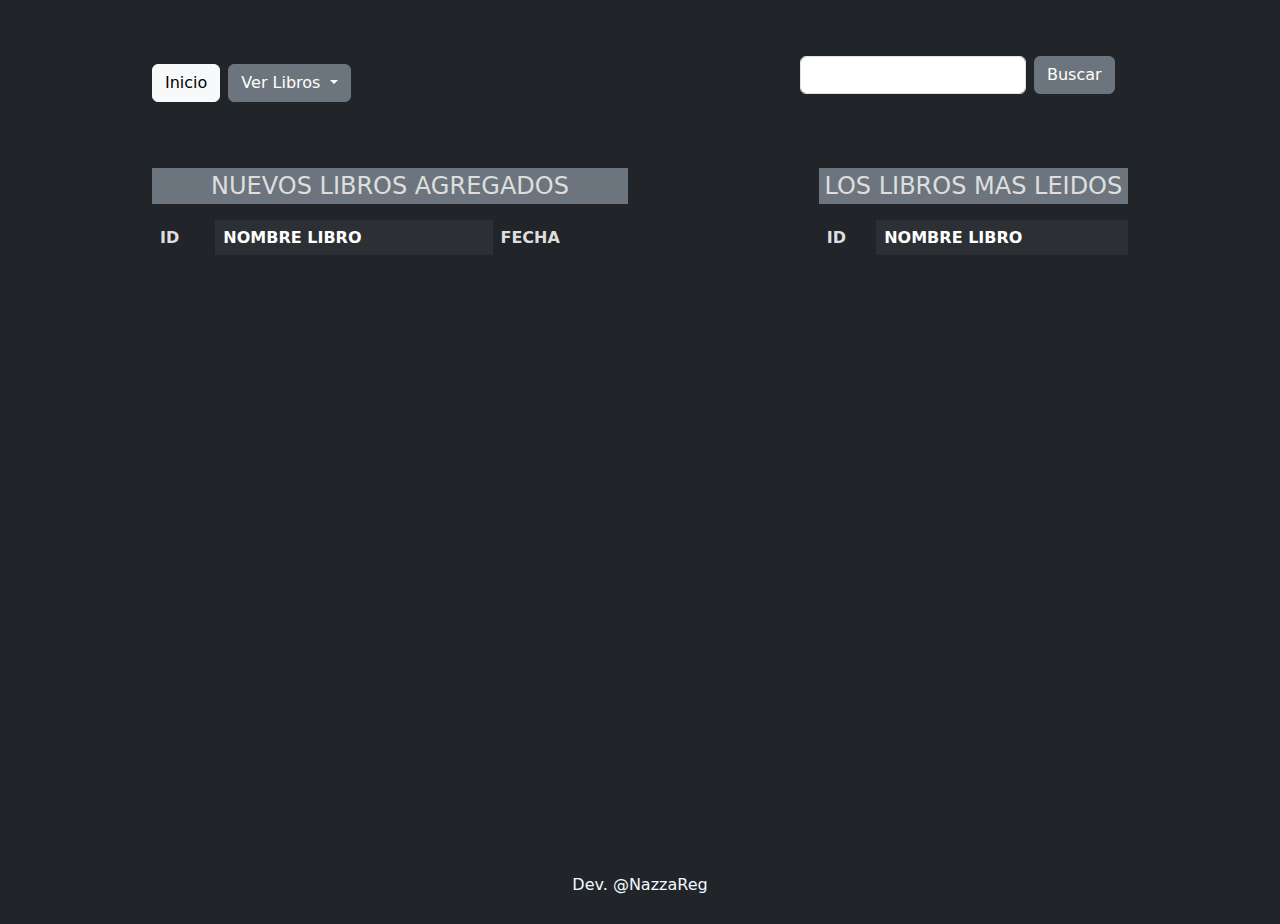
<file: index.html>
!DOCTYPE html><html lang="es-ES"><head></head><body class="bg-dark"><div class="contenedor-principal full-screen position-relative full-screen"><header class="cargar-menu"></header><div class="collapse resultados-busqueda" id="collapseExample"><div class="card card-body"><h3>Resultados de la busqueda</h3></div></div><main class="separar-ariba"><div class="container text-center"><div class="row justify-content-between"><div class="col col-6"><div class="bg-secondary"><p class="fs-4">NUEVOS LIBROS AGREGADOS</p></div><table class="table table-striped-columns table-borderless"><thead class="table-dark"><tr><th scope="col">ID</th><th scope="col">NOMBRE LIBRO</th><th scope="col">FECHA</th></tr></thead><tbody class="elementos-fila"></tbody></table></div><div class="col col-4"><div class="bg-secondary"><p class="fs-4">LOS LIBROS MAS LEIDOS</p></div><table class="table table-striped-columns table-borderless"><thead class="table-dark"><tr><th scope="col">ID</th><th scope="col">NOMBRE LIBRO</th></tr></thead><tbody class="elementos-tabla"></tbody></table></div></div></div></main><footer class="cargar-footer position-absolute bottom-0 start-50 translate-middle-x"></footer></div><script src="js/jquery.min.js"></script><script src="js/bootstrap.bundle.min.js"></script><script src="modulos/templete-intection.js"></script><script src="modulos/cargar-contenido-json.js" type="module"></script><script src="js/script.js" type="module"></script></body></html>
</file>
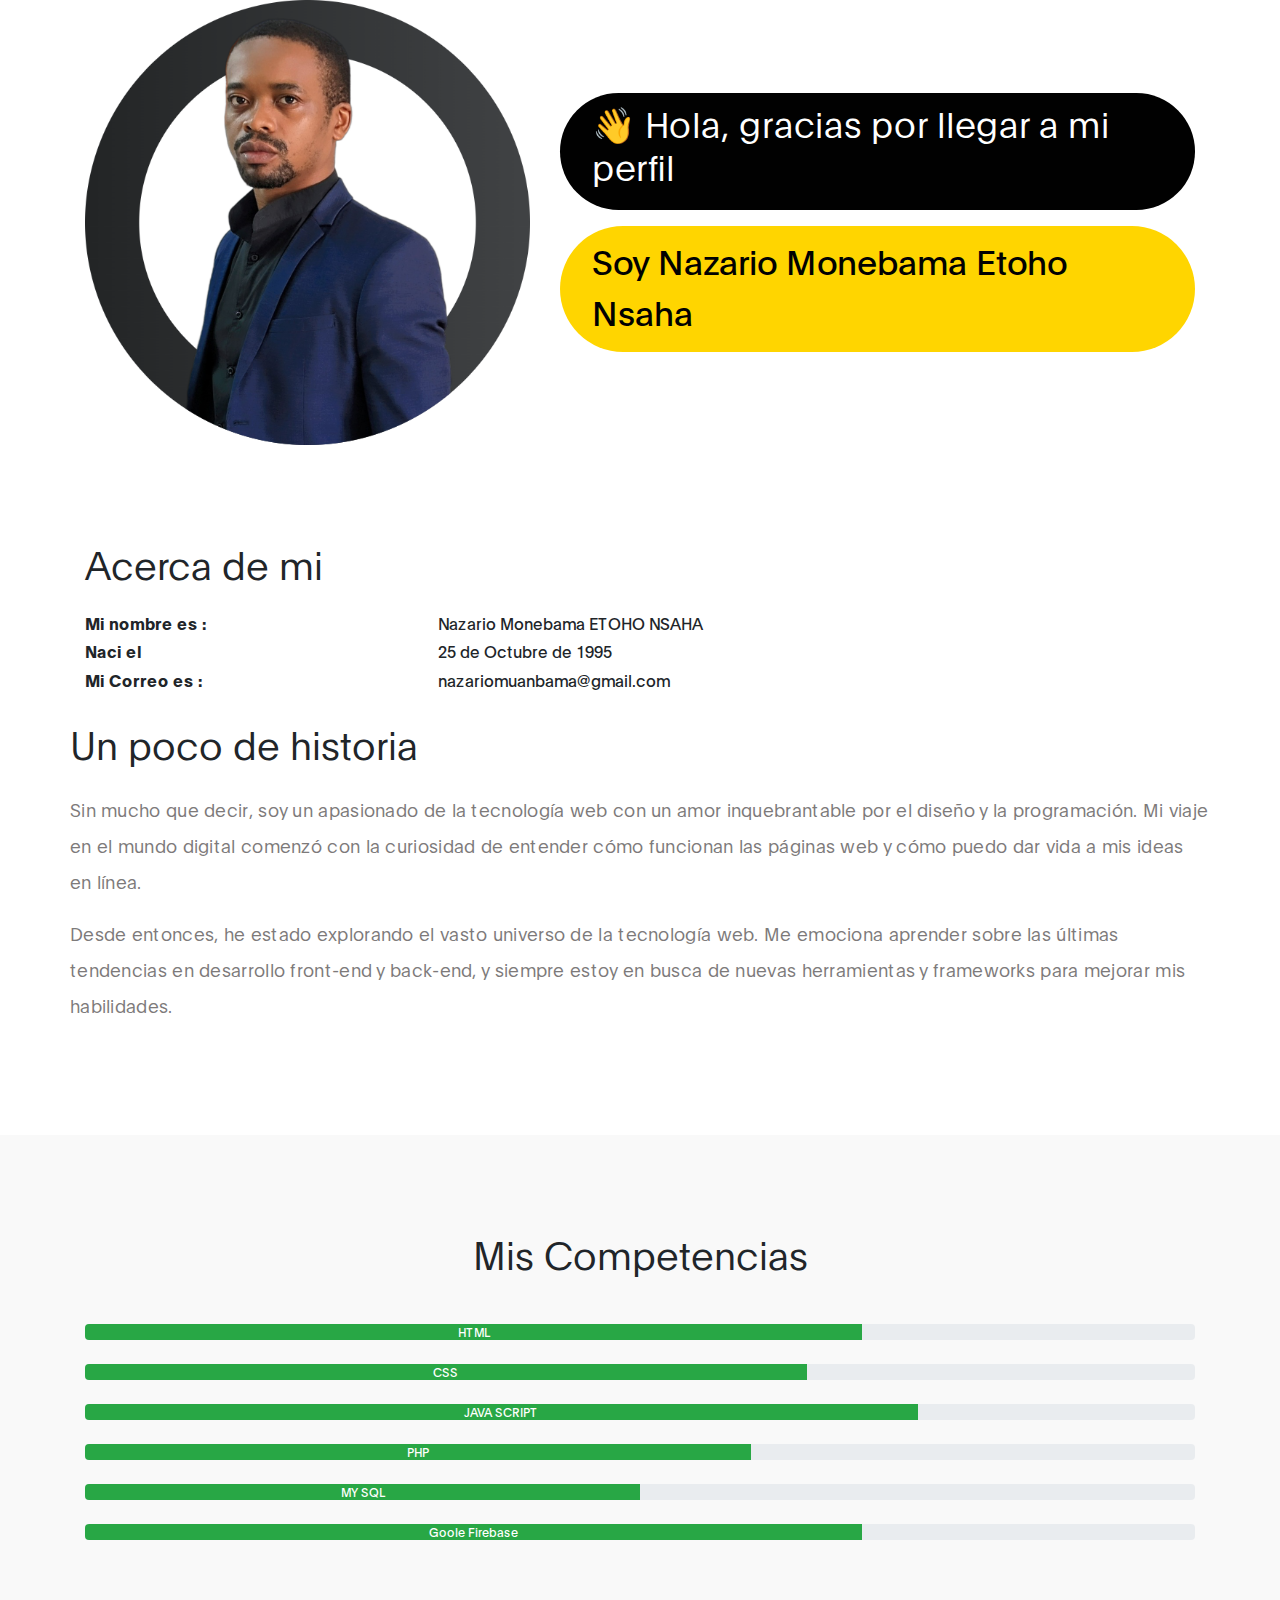
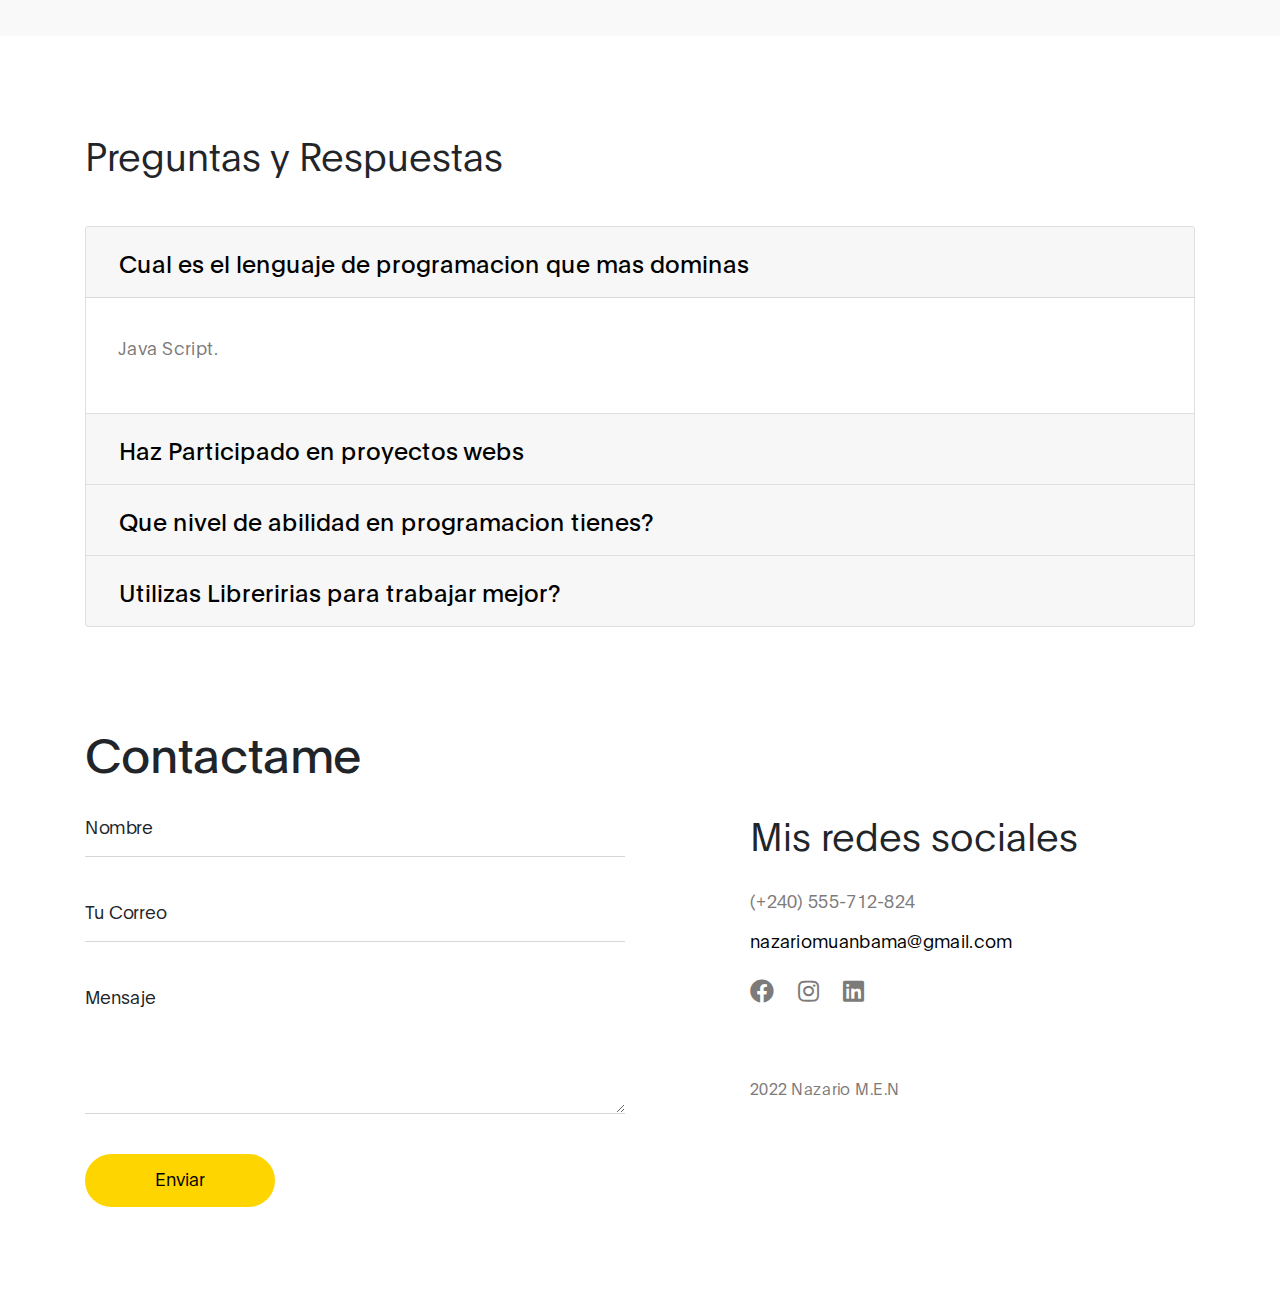
<file: portafolio/index.html>
<!DOCTYPE html>
<html lang="es">
<head>

     <title>Nazario M.E.N - Mi Portafolio</title>

     <meta charset="UTF-8">
     <meta http-equiv="X-UA-Compatible" content="IE=Edge">
     <meta name="description" content="">
     <meta name="keywords" content="">
     <meta name="author" content="Tooplate">
     <meta name="viewport" content="width=device-width, initial-scale=1, maximum-scale=1">

     <link rel="stylesheet" href="css/bootstrap.min.css">
     <link rel="stylesheet" href="css/all.min.css">
     <link rel="stylesheet" href="css/owl.carousel.min.css">
     <link rel="stylesheet" href="css/owl.theme.default.min.css">
     <link rel="stylesheet" href="css/style.css">
</head>

<body data-spy="scroll" data-target="#navbarNav" data-offset="50">

    <!-- BARA DE NAVEGACION -->
    <nav class="navbar navbar-expand-lg">
        <div class="container">

            <a class="navbar-brand" href="#">
                Hola, Bienvenido a mi portafolio
            </a>

            <button class="navbar-toggler" type="button" data-toggle="collapse" data-target="#navbarNav" aria-controls="navbarNav" aria-expanded="false" aria-label="Toggle navigation">
                <span class="navbar-toggler-icon"></span>
            </button>

            <div class="collapse navbar-collapse" id="navbarNav">
                <ul class="navbar-nav mx-auto">
                    <li class="nav-item">
                        <a href="#intro" class="nav-link smoothScroll">Introduccion</a>
                    </li>

                    <li class="nav-item">
                        <a href="#about" class="nav-link smoothScroll">Mis Competencias</a>
                    </li>

                    <li class="nav-item">
                        <a href="#testimonials" class="nav-link smoothScroll">Preguntas y Respuestas</a>
                    </li>

                    <li class="nav-item">
                        <a href="#contact" class="nav-link smoothScroll">Mis redes sociales</a>
                    </li>
                </ul>

                <div class="mt-lg-0 mt-3 mb-4 mb-lg-0">
                    <a href="./src/Curriculum Profesional Nazario Monebama Etoho.pdf" class="custom-btn btn" download>Descarga mi CV</a>
                </div>
            </div>

        </div>
    </nav>


    <!-- HEADER -->
    <section class="hero d-flex flex-column justify-content-center align-items-center" id="intro">

         <div class="container">
            <div class="row">

                  <div class="mx-auto col-lg-5 col-md-5 col-10">
                      <img src="images/nazario.png" class="img-fluid" alt="img nazario m.e.n">
                  </div>

                   <div class="d-flex flex-column justify-content-center align-items-center col-lg-7 col-md-7 col-12">
                        <div class="hero-text">

                            <h1 class="hero-title">👋 Hola, gracias por llegar a mi perfil</h1>

                            <a href="#" class="email-link">
                                Soy Nazario Monebama Etoho Nsaha
                            </a>
                          
                        </div>
                    </div>

            </div>
        </div>
    </section>


    <section class="about section-padding" id="about">

        <div class="container">
          <div>
            <h3 class="mb-4">Acerca de mi</h3>
            <ul class="mt-4 mb-5 mb-lg-0 profile-list list-unstyled">
                <li><strong>Mi nombre es :</strong> Nazario Monebama ETOHO NSAHA </li>

                <li><strong>Naci el</strong> 25 de Octubre de 1995</li>

                <li><strong>Mi Correo es :</strong> nazariomuanbama@gmail.com</li>
            </ul>
          </div>

            <div class="row">            
                <br>
                <div class="">
                    <h3 class="mb-4">Un poco de historia</h3>
                    <p>
                      Sin mucho que decir, soy un apasionado de la tecnología web con un amor inquebrantable por el diseño y la programación. Mi viaje en el mundo digital comenzó con la curiosidad de entender cómo funcionan las páginas web y cómo puedo dar vida a mis ideas en línea.
                    </p>   
                    <p>
                      Desde entonces, he estado explorando el vasto universo de la tecnología web. Me emociona aprender sobre las últimas tendencias en desarrollo front-end y back-end, y siempre estoy en busca de nuevas herramientas y frameworks para mejorar mis habilidades.
                    </p>               
                </div>

            </div>
        </div>
    </section>


    <!-- COMPAETENCIAS -->
     <section class="testimonials section-padding" id="testimonials">
          <div class="container">
               <div class="row">

                    <div class="col-12">
                        <h3 class="mb-5 text-center">Mis Competencias</h3>

                          <div class="progress" role="progressbar" aria-label="Success example" aria-valuenow="25" aria-valuemin="0" aria-valuemax="100">
                            <div class="progress-bar bg-success" style="width: 70%">HTML</div>
                          </div>
                          <br>

                          <div class="progress" role="progressbar" aria-label="Info example" aria-valuenow="50" aria-valuemin="0" aria-valuemax="100">
                            <div class="progress-bar bg-success" style="width: 65%">CSS</div>
                          </div>
                          <br>

                          <div class="progress" role="progressbar" aria-label="Warning example" aria-valuenow="75" aria-valuemin="0" aria-valuemax="100">
                            <div class="progress-bar bg-success" style="width: 75%">JAVA SCRIPT</div>
                          </div>
                          <br>

                          <div class="progress" role="progressbar" aria-label="Danger example" aria-valuenow="100" aria-valuemin="0" aria-valuemax="100">
                            <div class="progress-bar bg-success" style="width: 60%">PHP</div>
                          </div>
                          <br>
                          <div class="progress" role="progressbar" aria-label="Danger example" aria-valuenow="100" aria-valuemin="0" aria-valuemax="100">
                            <div class="progress-bar bg-success" style="width: 50%">MY SQL</div>
                          </div>
                          <br>
                          <div class="progress" role="progressbar" aria-label="Danger example" aria-valuenow="100" aria-valuemin="0" aria-valuemax="100">
                            <div class="progress-bar bg-success" style="width: 70%">Goole Firebase</div>
                          </div>

                    </div>

               </div>
          </div>
     </section>


     <!-- FAQ -->
     <section class="faq section-padding">
        
        <div class="container">
            
            <div class="row">

                <div class="col-lg-12 col-12">

                    <h3 class="mb-5">Preguntas y Respuestas</h3>

                    <div class="accordion" id="accordionExample">
                      <div class="card">
                        <div class="card-header" id="headingOne">
                          <h2 class="mb-0">
                            <button class="btn btn-link" type="button" data-toggle="collapse" data-target="#collapseOne" aria-expanded="true" aria-controls="collapseOne">
                              Cual es el lenguaje de programacion que mas dominas
                            </button>
                          </h2>
                        </div>

                        <div id="collapseOne" class="collapse show" aria-labelledby="headingOne" data-parent="#accordionExample">
                          <div class="card-body">
                            <p>Java Script.</p>
                          </div>
                        </div>
                      </div>

                      <div class="card">
                        <div class="card-header" id="headingTwo">
                          <h2 class="mb-0">
                            <button class="btn btn-link collapsed" type="button" data-toggle="collapse" data-target="#collapseTwo" aria-expanded="false" aria-controls="collapseTwo">
                              Haz Participado en proyectos webs
                            </button>
                          </h2>
                        </div>
                        <div id="collapseTwo" class="collapse" aria-labelledby="headingTwo" data-parent="#accordionExample">
                          <div class="card-body">
                            <p>Si, pueden ver uno de mis proyectos </p> <a href="https://nazario95.github.io/com-eat-now/" target="_blank">aqui</a>
                          </div>
                        </div>
                      </div>

                      <div class="card">
                        <div class="card-header" id="headingThree">
                          <h2 class="mb-0">
                            <button class="btn btn-link collapsed" type="button" data-toggle="collapse" data-target="#collapseThree" aria-expanded="false" aria-controls="collapseThree">
                              Que nivel de abilidad en programacion tienes?
                            </button>
                          </h2>
                        </div>
                        <div id="collapseThree" class="collapse" aria-labelledby="headingThree" data-parent="#accordionExample">
                          <div class="card-body">
                            <p>Soy desarrollador Full Stack, puedo desempeñar papeles tanto en el back-end como en el Fort-End</p>
                          </div>
                        </div>
                      </div>

                    <div class="card">
                        <div class="card-header" id="headingFour">
                          <h2 class="mb-0">
                            <button class="btn btn-link collapsed" type="button" data-toggle="collapse" data-target="#collapseFour" aria-expanded="false" aria-controls="collapseFour">
                              Utilizas Libreririas para trabajar mejor?
                            </button>
                          </h2>
                        </div>
                        <div id="collapseFour" class="collapse" aria-labelledby="headingFour" data-parent="#accordionExample">
                          <div class="card-body">
                            <p>Si, en mi dia a dia, uso "bootstrap", "jquery", "Node JS", "React" y "React Native" para app moviles.</p>
                          </div>
                        </div>
                    </div>

                </div>

           	 </div><!-- col -->
        	</div><!-- row -->
        </div><!-- container -->
    </section>

    
     <section class="contact section-padding pt-0" id="contact">
      <div class="container">
        <h2>Contactame</h2>
        <div class="row">

          <div class="col-lg-6 col-md-6 col-12">
            <form action="#" method="get" class="contact-form webform"  role="form">
                
                <div class="form-group d-flex flex-column-reverse">
                    <input type="text" class="form-control" name="cf-name" id="cf-name" placeholder="Your Name">

                    <label for="cf-name" class="webform-label">Nombre</label>
                </div>

                <div class="form-group d-flex flex-column-reverse">
                    <input type="email" class="form-control" name="cf-email" id="cf-email" placeholder="Your Email">

                    <label for="cf-email" class="webform-label">Tu Correo</label>
                </div>

                <div class="form-group d-flex flex-column-reverse">
                    <textarea class="form-control" rows="5" name="cf-message" id="cf-message" placeholder="Your Message"></textarea>

                    <label for="cf-message" class="webform-label">Mensaje</label>
                </div>

                <button type="submit" class="form-control" id="submit-button" name="submit">Enviar</button>
            </form>
          </div>

            <div class="mx-auto col-lg-4 col-md-6 col-12">
                <h3 class="my-4 pt-4 pt-lg-0">Mis redes sociales</h3>

                <p class="mb-1">(+240) 555-712-824</p>

                <p>
                    <a href="#">
                        nazariomuanbama@gmail.com
                    </a>
                </p>

                <ul class="social-links mt-2">
                    <li><a href="https://www.facebook.com/nazario.muanbamaetoho" rel="noopener" class="fab fa-facebook" target="_blank"></a></li>
                    <li><a href="https://www.instagram.com/nazza_reg95/" rel="noopener" class="fab fa-instagram" target="_blank"></a></li>
                    <li><a href="https://www.linkedin.com/in/nazario-m-etoho-602916221/" rel="noopener" class="fab fa-linkedin" target="_blank"></a></li>
                </ul>
                
              <p class="copyright-text mt-5 pt-3">2022 Nazario M.E.N</p>
            </div>

        </div>
      </div>
    </section>
     <!-- SCRIPTS -->
     <script src="js/jquery.min.js"></script>
     <script src="js/bootstrap.min.js"></script>
     <script src="js/smoothscroll.js"></script>
     <script src="js/owl.carousel.min.js"></script>
     <script src="js/custom.js"></script>

</body>
</html>
</file>
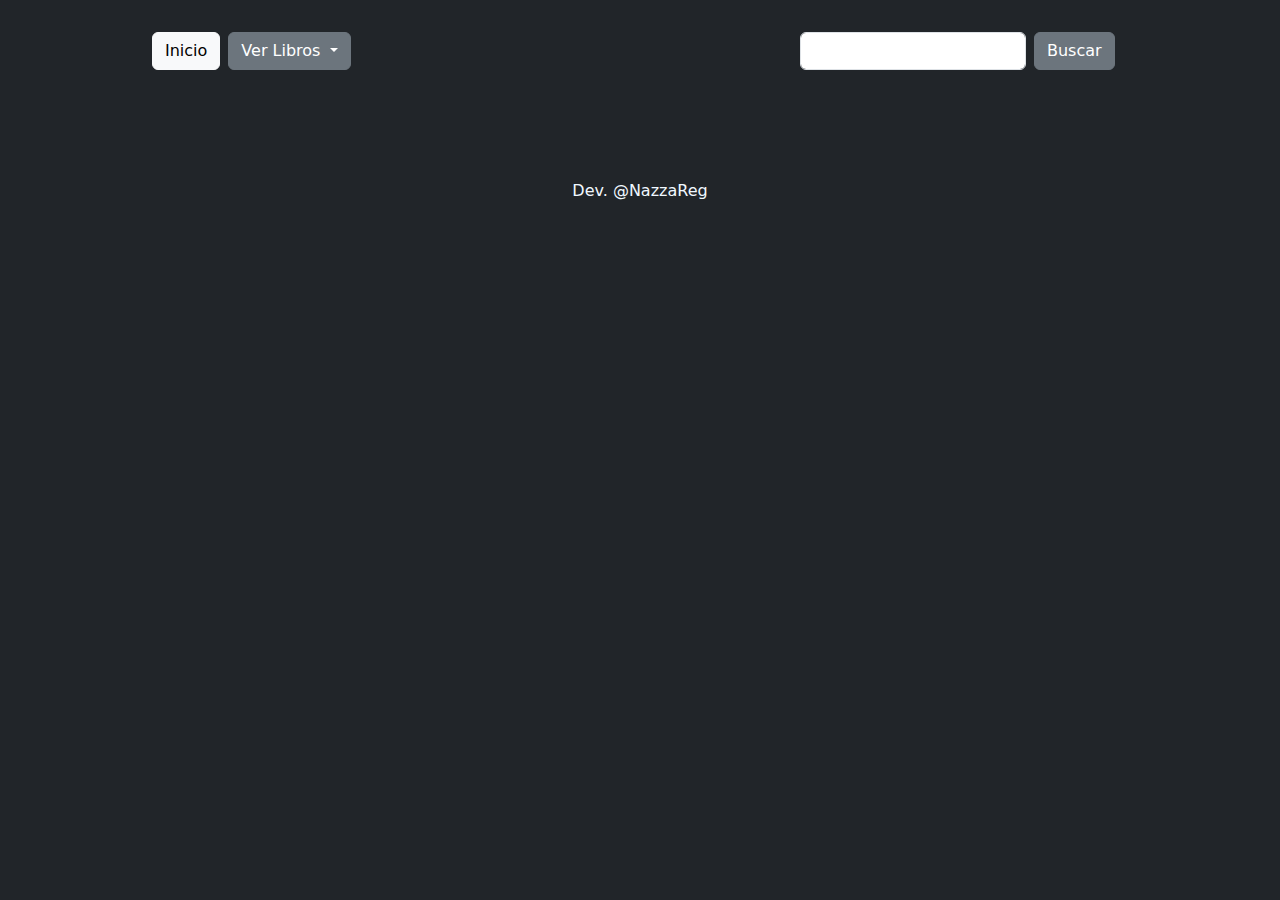
<file: guia-justicia.html>
<!DOCTYPE html><html lang="es"><head></head><body class="bg-dark"><div class="contenedor-principal"><header class="cargar-menu"></header><div class="collapse resultados-busqueda" id="collapseExample"><div class="card card-body"><h3>Resultados de la busqueda</h3></div></div><div class="container-sm container-fluid centrar cantainer-img cargar-contenido"></div><div class="estilo-footer d-flex justify-content-around align-items-center separar-ariba-poco ajustar-contenido"></div></div><br><footer class="cargar-footer"></footer><script src="js/jquery.min.js"></script><script src="js/bootstrap.bundle.min.js"></script><script src="modulos/templete-intection.js"></script><script src="js/script.js" type="module"></script><script src="js/funcionalidad-paginar.js"></script></body></html>
</file>
<file: portafolio/css/style.css>
/*

Tooplate 2120 Ben Resume

https://www.tooplate.com/view/2120-ben-resume

*/

  @font-face {
      font-family: 'Plain';
      src: url('../localfonts/Plain-Regular.woff2') format('woff2'),
          url('../localfonts/Plain-Regular.woff') format('woff');
      font-weight: normal;
      font-style: normal;
  }

  @font-face {
      font-family: 'Plain';
      src: url('../localfonts/Plain-Light.woff2') format('woff2'),
          url('../localfonts/Plain-Light.woff') format('woff');
      font-weight: 300;
      font-style: normal;
  }

  @font-face {
      font-family: 'Plain';
      src: url('../localfonts/Plain-Bold.woff2') format('woff2'),
          url('../localfonts/Plain-Bold.woff') format('woff');
      font-weight: bold;
      font-style: normal;
  }

  :root {
    --primary-color:        #ffd500;
    --white-color:          #ffffff;
    --dark-color:           #010101;
    --menu-bg-color:        #212529;

    --gray-color:           #909090;
    --p-color:              #7d7a7a;

    --base-font-family:     "Plain", -apple-system,BlinkMacSystemFont,"Segoe UI",Roboto,"Helvetica Neue",Arial,"Noto Sans",sans-serif,"Apple Color Emoji","Segoe UI Emoji","Segoe UI Symbol","Noto Color Emoji";
    --font-weight-bold:     600;
    --font-weight-normal:   400;
    --font-weight-light:    300;

    --h1-font-size:         56px;
    --h2-font-size:         48px;
    --h3-font-size:         38px;
    --h4-font-size:         34px;
    --h5-font-size:         30px;
    --h6-font-size:         24px;
    --p-font-size:          18px;
    --base-font-size:       16px;
    --button-font-size:     20px;

    --border-radius-large:  100%;
    --border-radius-medium: 80px;
    --border-radius-small:  40px;
  }


  body {
    font-family: var(--base-font-family);
  }


  /*---------------------------------------
     TYPOGRAPHY              
  -----------------------------------------*/

  h1 {
    font-size: var(--h1-font-size);
  }

  h1,
  h3 {
    font-weight: var(--font-weight-light);
  }

  h2 {
    font-size: var(--h2-font-size);
  }

  h3 {
    font-size: var(--h3-font-size);
  }

  h4 {
    font-size: var(--h4-font-size);
  }

  h5 {
    font-size: var(--h5-font-size);
  }

  h6 {
    font-weight: var(--font-weight-bold);
    font-size: var(--h6-font-size);
  }

  p {
    color: var(--p-color);
    font-size: var(--p-font-size);
    font-weight: var(--font-weight-light);
    letter-spacing: 0.3px;
    line-height: 2em;
  }

  .section-padding {
    padding: 6rem 0;
  }

  .custom-icon {
    font-size: 12px;
    position: relative;
    bottom: 3px;
    left: 5px;
    transform: rotate(-25deg);
  }


  /* CUSTOM BUTTON */
  .custom-btn {
    background: var(--dark-color);
    border: none;
    border-radius: var(--border-radius-medium);
    color: var(--white-color);
    letter-spacing: 0.2px;
    padding: 6px 36px 10px 36px;
    font-size: var(--button-font-size);
    white-space: nowrap;
  }

  .custom-btn:hover,
  .custom-btn:focus {
    color: var(--dark-color);
    background: var(--primary-color);
  }


  /*---------------------------------------
     GENERAL               
  -----------------------------------------*/

  * {
    -webkit-box-sizing: border-box;
    -moz-box-sizing: border-box;
    box-sizing: border-box;
  }

  *::before,
  *::after {
    -webkit-box-sizing: border-box;
    -moz-box-sizing: border-box;
    box-sizing: border-box;
  }

  a {
    color: var(--dark-color);
    text-decoration: none;
    transition: all 0.4s linear;
  }

  a:hover  {
    color: var(--dark-color);
    text-decoration: none;
  }


  /*---------------------------------------
     MENU                
  -----------------------------------------*/

  .navbar {
    background: transparent;
    padding: 0.3rem 1rem;
    transition: all 300ms ease-in-out;
    position: absolute;
    z-index: 99;
    top: 0;
    right: 0;
    left: 0;
    opacity: 0;
  }

  .navbar.scroll {
    background: var(--menu-bg-color);
    padding: 0.5rem 1rem;
    position: fixed;
    opacity: 1;
  }

  .navbar-brand {
    color: var(--white-color);
    font-weight: var(--font-weight-light);
    font-size: var(--h4-font-size);
  }

  .navbar .custom-btn {
    background: var(--primary-color);
    color: var(--dark-color);
  }

  .contact-form #submit-button:hover,
  .navbar .custom-btn:hover {
    background: var(--dark-color);
    color: var(--white-color);
  }

  .navbar-expand-lg .navbar-nav .nav-link {
    margin: 0 1.5rem;
    padding: 0;
  }

  .nav-item .nav-link.active, 
  .nav-item .nav-link:hover {
    color: var(--gray-color);
  }

  .nav-item .nav-link.active, 
  .nav-item .nav-link:hover {
    border-bottom-color: var(--primary-color);
  }

  .nav-link {
    color: var(--gray-color);
    font-weight: var(--font-weight-light);
    font-size: var(--base-font-size);
    border-bottom: 1px solid transparent;
  }

  .navbar-toggler {
    border: 0;
    padding: 0;
    cursor: pointer;
    margin: 0 10px 0 0;
    width: 30px;
    height: 35px;
    outline: none;
  }

  .navbar-toggler:focus {
    outline: none;
  }

  .navbar-toggler[aria-expanded="true"] .navbar-toggler-icon {
    background: transparent;
  }

  .navbar-toggler[aria-expanded="true"] .navbar-toggler-icon::before,
  .navbar-toggler[aria-expanded="true"] .navbar-toggler-icon::after {
    transition: top 300ms 50ms ease, -webkit-transform 300ms 350ms ease;
    transition: top 300ms 50ms ease, transform 300ms 350ms ease;
    transition: top 300ms 50ms ease, transform 300ms 350ms ease, -webkit-transform 300ms 350ms ease;
    top: 0;
  }

  .navbar-toggler[aria-expanded="true"] .navbar-toggler-icon::before {
    transform: rotate(45deg);
  }

  .navbar-toggler[aria-expanded="true"] .navbar-toggler-icon::after {
    transform: rotate(-45deg);
  }


  .navbar-toggler .navbar-toggler-icon {
    background: var(--white-color);
    transition: background 10ms 300ms ease;
    display: block;
    width: 30px;
    height: 2px;
    position: relative;
  }

  .navbar-toggler .navbar-toggler-icon::before,
  .navbar-toggler .navbar-toggler-icon::after {
    transition: top 300ms 350ms ease, -webkit-transform 300ms 50ms ease;
    transition: top 300ms 350ms ease, transform 300ms 50ms ease;
    transition: top 300ms 350ms ease, transform 300ms 50ms ease, -webkit-transform 300ms 50ms ease;
    position: absolute;
    right: 0;
    left: 0;
    background: var(--white-color);
    width: 30px;
    height: 2px;
    content: '';
  }

  .navbar-toggler .navbar-toggler-icon::before {
    top: -8px;
  }

  .navbar-toggler .navbar-toggler-icon::after {
    top: 8px;
  }



  /*---------------------------------------
     HERO                
  -----------------------------------------*/

  .hero-title,
  .email-link {
    background: var(--dark-color);
    border-radius: var(--border-radius-medium);
    color: var(--white-color);
    display: inline-block;
    margin: 0.5rem 0;
    padding: 0.5rem 2rem 1.5rem 2rem;
	font-size: 2.2em;
  }

  .email-link {
    background: var(--primary-color);
    color: var(--dark-color);
    font-size: var(--h4-font-size);
    padding: 0.5rem 2rem 1rem 2rem;
  }

  .email-link:hover {
    background: var(--dark-color);
    color: var(--white-color);
  }


  /*---------------------------------------
     ABOUT                
  -----------------------------------------*/
  
  .about-third {
	  margin: 2.2em -0.8em;
  }

  .about-image {
    border-radius: var(--border-radius-small);
  }

  .profile-list li {
    margin: 0.3rem 0;
  }

  .profile-list strong {
    display: inline-block;
    width: 30%;
    margin-right: 1rem;
  }


  /*---------------------------------------
     FAQ                 
  -----------------------------------------*/

  .faq .card-header {
    padding: 0;
  }

  .faq .btn-link {
    color: var(--dark-color);
    font-size: var(--h6-font-size);
    text-align: left;
    display: block;
    width: 100%;
    padding: 1rem 2rem;
  }

  .faq .btn-link:focus, 
  .faq .btn-link:hover {
    color: var(--dark-color);
    text-decoration: none;
  }

  .faq .card-body {
    padding: 2rem;
  }

  .faq-info-text {
    font-size: var(--base-font-size);
    display: block;
    margin: 1.5rem 2rem 0 2rem;
  }


  /*---------------------------------------
     TESTIMONIALS               
  -----------------------------------------*/

  .testimonials {
    background: #f9f9f9;
  }

  .testimonials-image {
    margin: 0 1rem 1rem 1rem;
  }

  .testimonials-image img {
    border-radius: var(--border-radius-medium);
  }

  .testimonials-info {
    width: 100%;
  }

  .testimonials .owl-theme .owl-nav.disabled+.owl-dots {
    margin-top: 2rem;
  }

  .testimonials .owl-theme .owl-dots .owl-dot {
    outline: none;
  }

  .testimonials .owl-theme .owl-dots .owl-dot span {
    width: 30px;
    height: 3px;
    margin: 5px;
  }

  .testimonials .owl-theme .owl-dots .owl-dot.active span, 
  .testimonials .owl-theme .owl-dots .owl-dot:hover span {
    background: var(--primary-color);
  }


  /*---------------------------------------
     CONTACT               
  -----------------------------------------*/
  
  .contact-form .form-control {
    background: transparent;
    border: none;
    border-bottom: 1px solid rgba(142, 140, 140, 0.35);
    box-shadow: none;
    border-radius: 0;
    -webkit-appearance: none;
    outline: none;
    color: var(--dark-color);
    font-weight: var(--font-weight-light);
    padding-left: 0;
    cursor: text;
  }

  .contact-form input {
    height: calc(2.25rem + 10px);
  }

  .contact-form .form-group {
    margin: 0 0 1rem;
    position: relative;
  }

  .contact-form .form-control,
  .webform-label {
    transition: all 0.4s;
    touch-action: manipulation;
  }

  .webform-label {
    cursor: text;
    font-size: 12px;
    font-weight: var(--font-weight-light);
    margin-bottom: 5px;
  }

  .contact-form .form-control:placeholder-shown + .webform-label {
    cursor: text;
    max-width: 66.66%;
    white-space: nowrap;
    overflow: hidden;
    text-overflow: ellipsis;
    transform-origin: left bottom;
    transform: translate(0, 2.125rem) scale(1.5);
  }

  .contact-form ::-webkit-input-placeholder {
    opacity: 0;
    transition: inherit;
    color: var(--dark-color);
  }

  .contact-form ::-moz-placeholder {
    opacity: 0;
    transition: inherit;
    color: var(--dark-color);
  }

  .contact-form .form-control:focus::-webkit-input-placeholder {
    opacity: 1;
  }

  .contact-form .form-control:focus::-moz-placeholder {
    opacity: 1;
  }

  .contact-form .form-control:not(:placeholder-shown) + .webform-label,
  .contact-form .form-control:focus + .webform-label {
    transform: translate(0, 0) scale(1);
    cursor: pointer;
    color: var(--gray-color);
  }

  .contact-form #submit-button {
    background: var(--primary-color);
    border: none;
    border-radius: var(--border-radius-medium);
    color: var(--dark-color);
    cursor: pointer;
    font-size: var(--p-font-size);
    line-height: 0;
    margin-top: 2.5rem;
    padding: 1.5rem 1.8rem 1.8rem 1.8rem;
    white-space: nowrap;
    max-width: 190px;
  }

  .copyright-text {
    font-size: var(--base-font-size);
  }


  /*---------------------------------------
     SOCIAL LINKS              
  -----------------------------------------*/

  .social-links {
    margin: 40px 0;
    padding: 0;
  }

  .social-links li {
    display: inline-block;
    list-style: none;
  }

  .social-links a {
    display: inline-block;
    color: var(--p-color);
    font-size: var(--h6-font-size);
    margin: 5px 20px 5px 0;
  }

  .social-links a:hover {
    color: var(--dark-color);
  }


  /*---------------------------------------
     RESPONSIVE STYLES              
  -----------------------------------------*/

  @media screen and (max-width: 1200px) {
    h1 {
        font-size: 42px;
    }

    h2 {
        font-size: 36px;
    }

    h3 {
        font-size: 32px;
    }

    h4 {
        font-size: 28px;
    }

    .email-link {
      font-size: 28px;
    }
  }

  @media screen and (max-width: 992px) {

    .hero-title {
      font-size: 1.8em;
      padding-bottom: 1rem;
    }

    .email-link {
      font-size: 22px;
      padding: 0.5rem 2rem 0.7rem 2rem;
    }
  }

  @media screen and (max-width: 991px) {
    .navbar-nav {
      margin: 1rem 0;
    }

    .navbar-expand-lg .navbar-nav .nav-link {
      display: inline-block;
      margin: 5px 0.5rem;
    }
  }

  @media screen and (max-width: 768px) {

    .hero-text {
      position: relative;
      top: 1.5rem;
    }
  }

  @media screen and (max-width: 480px) {

    .hero-title {
      font-size: 26px;
    }

    .email-link {
      font-size: 20px;
      padding: 0.3rem 2rem 0.6rem 2rem;
    }
  }
</file>
